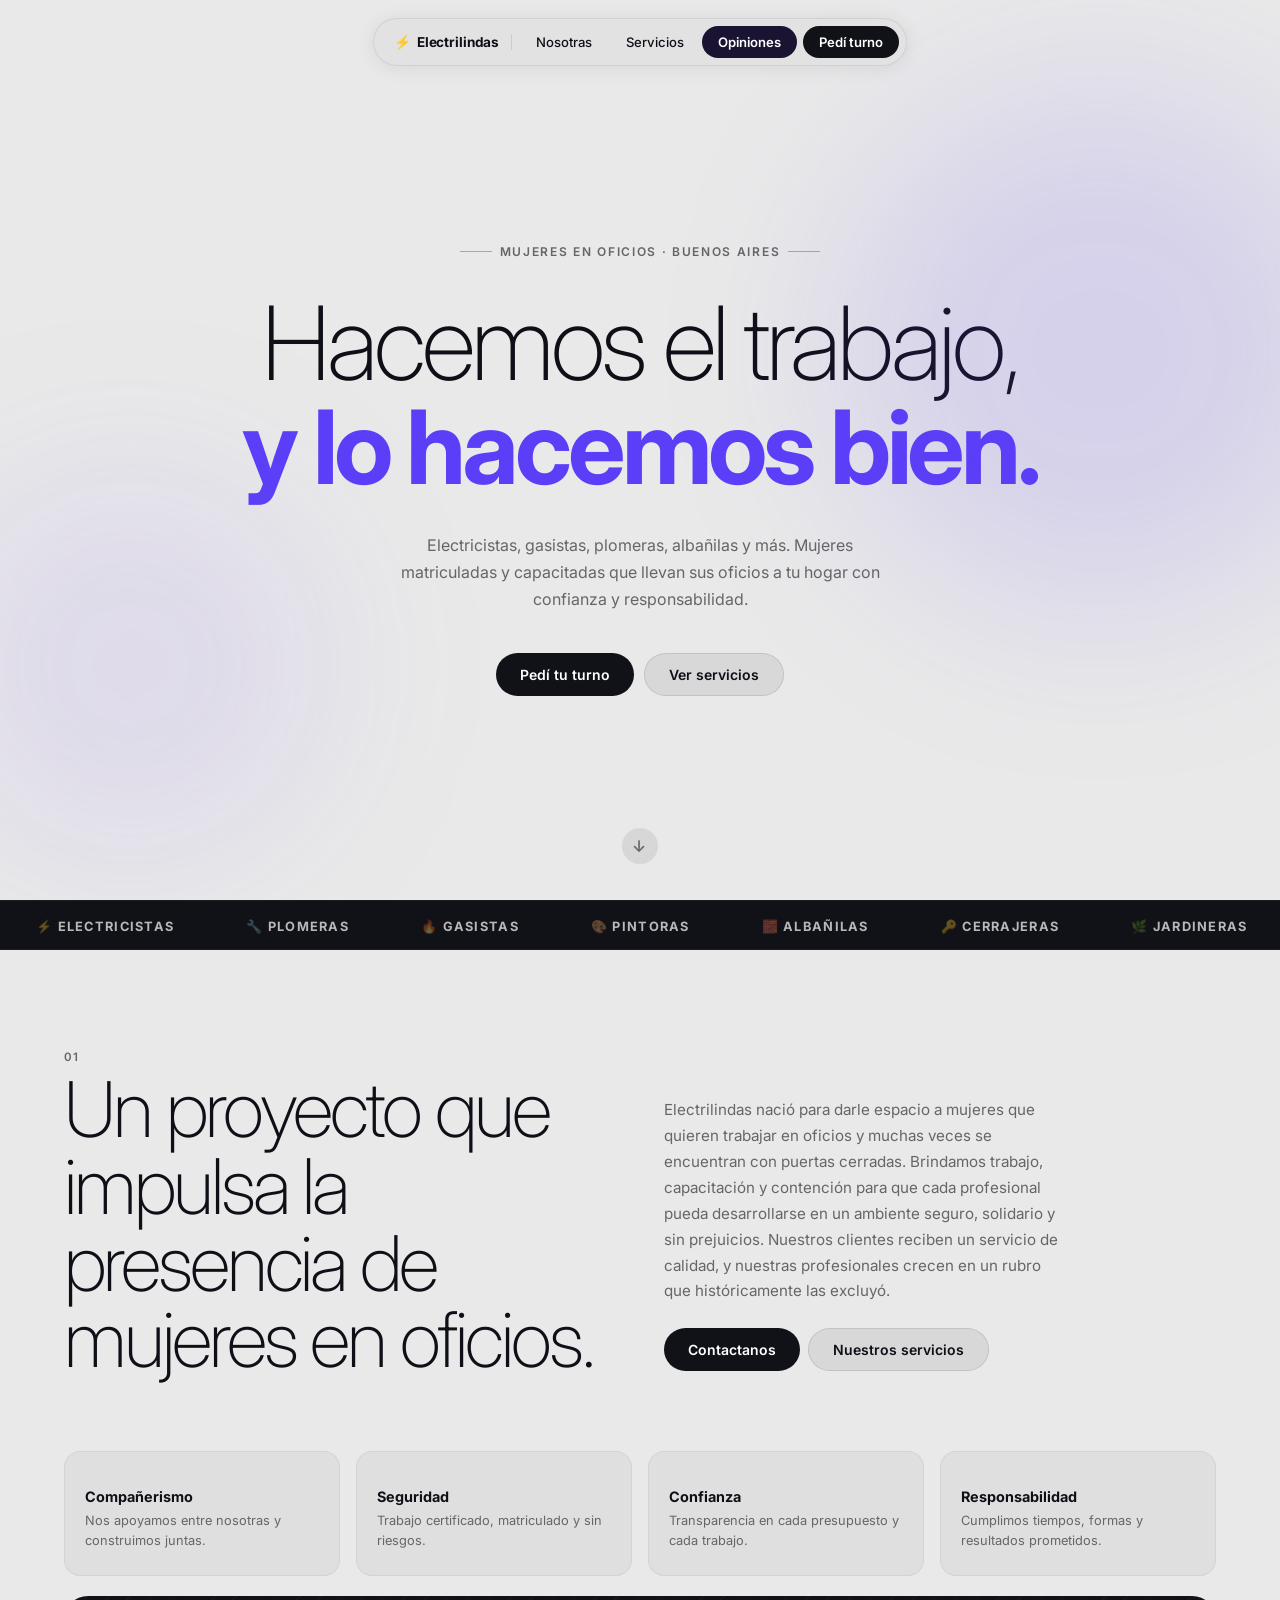
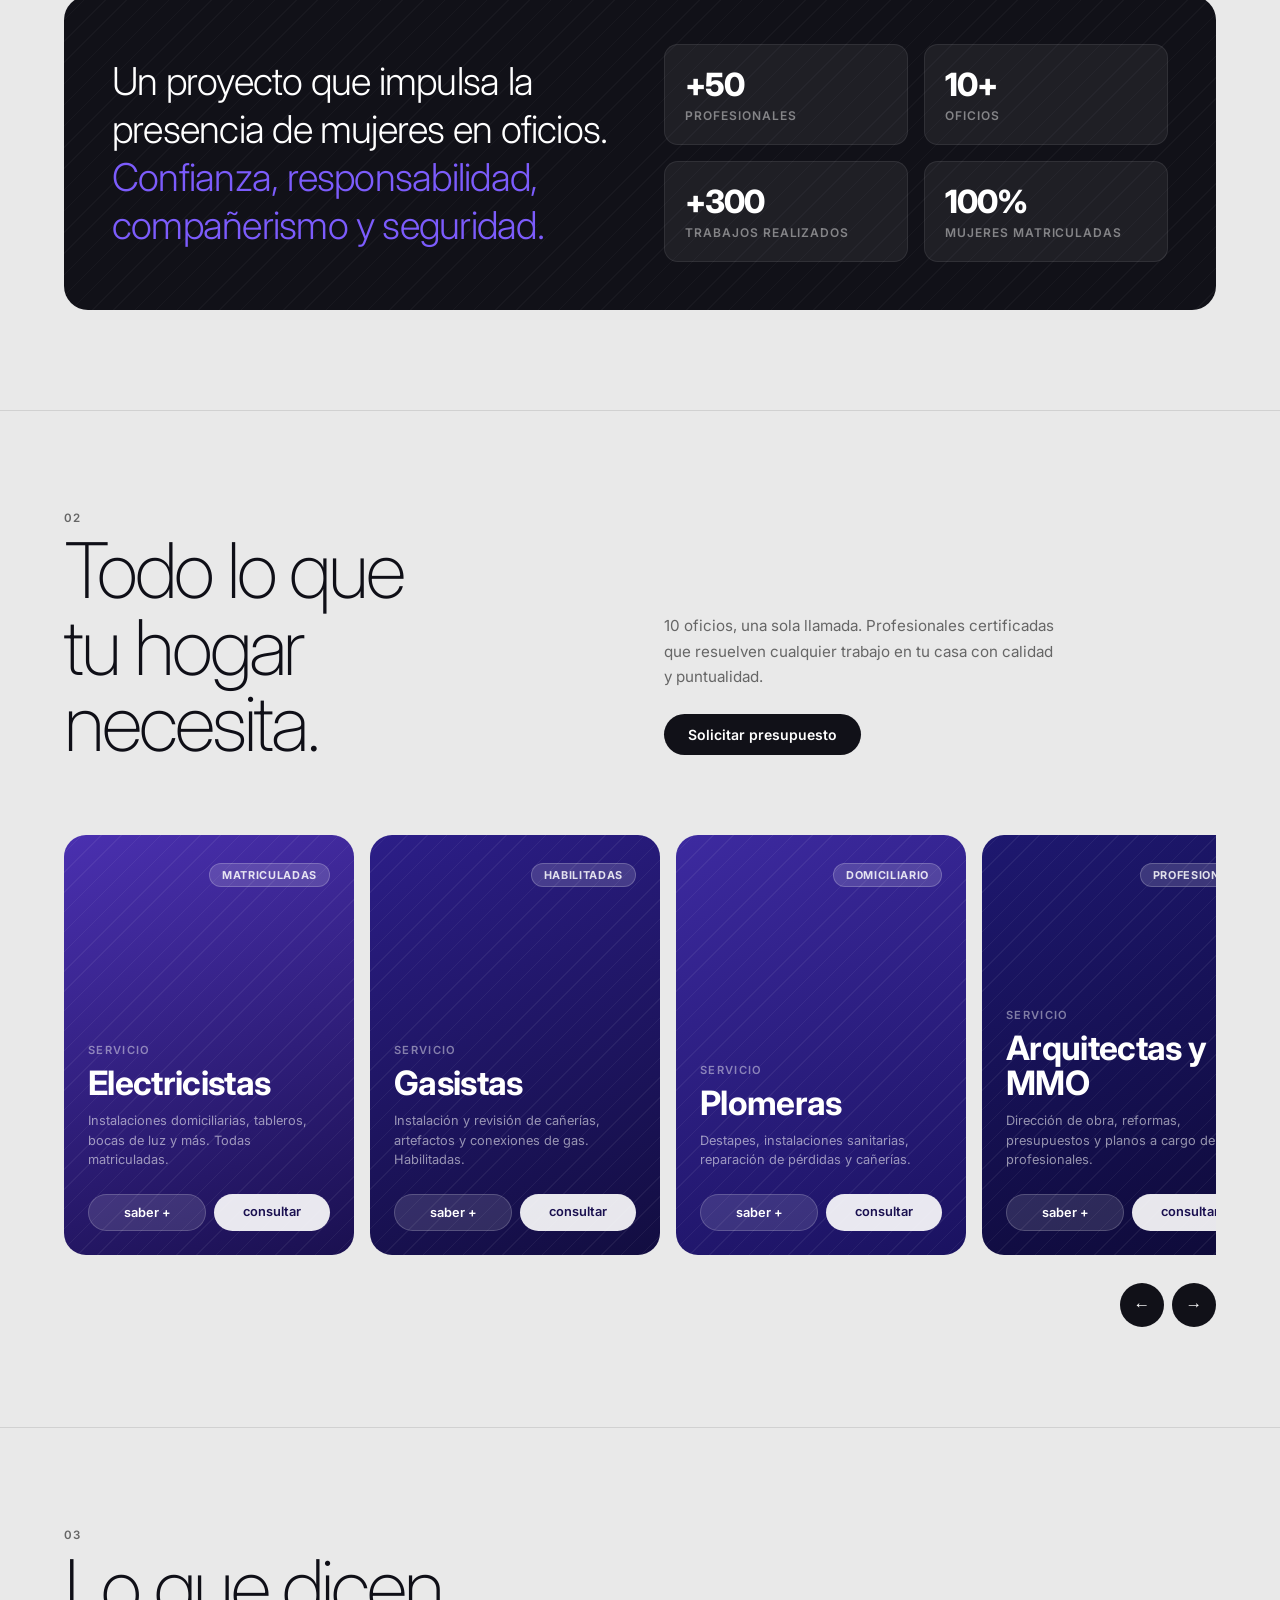
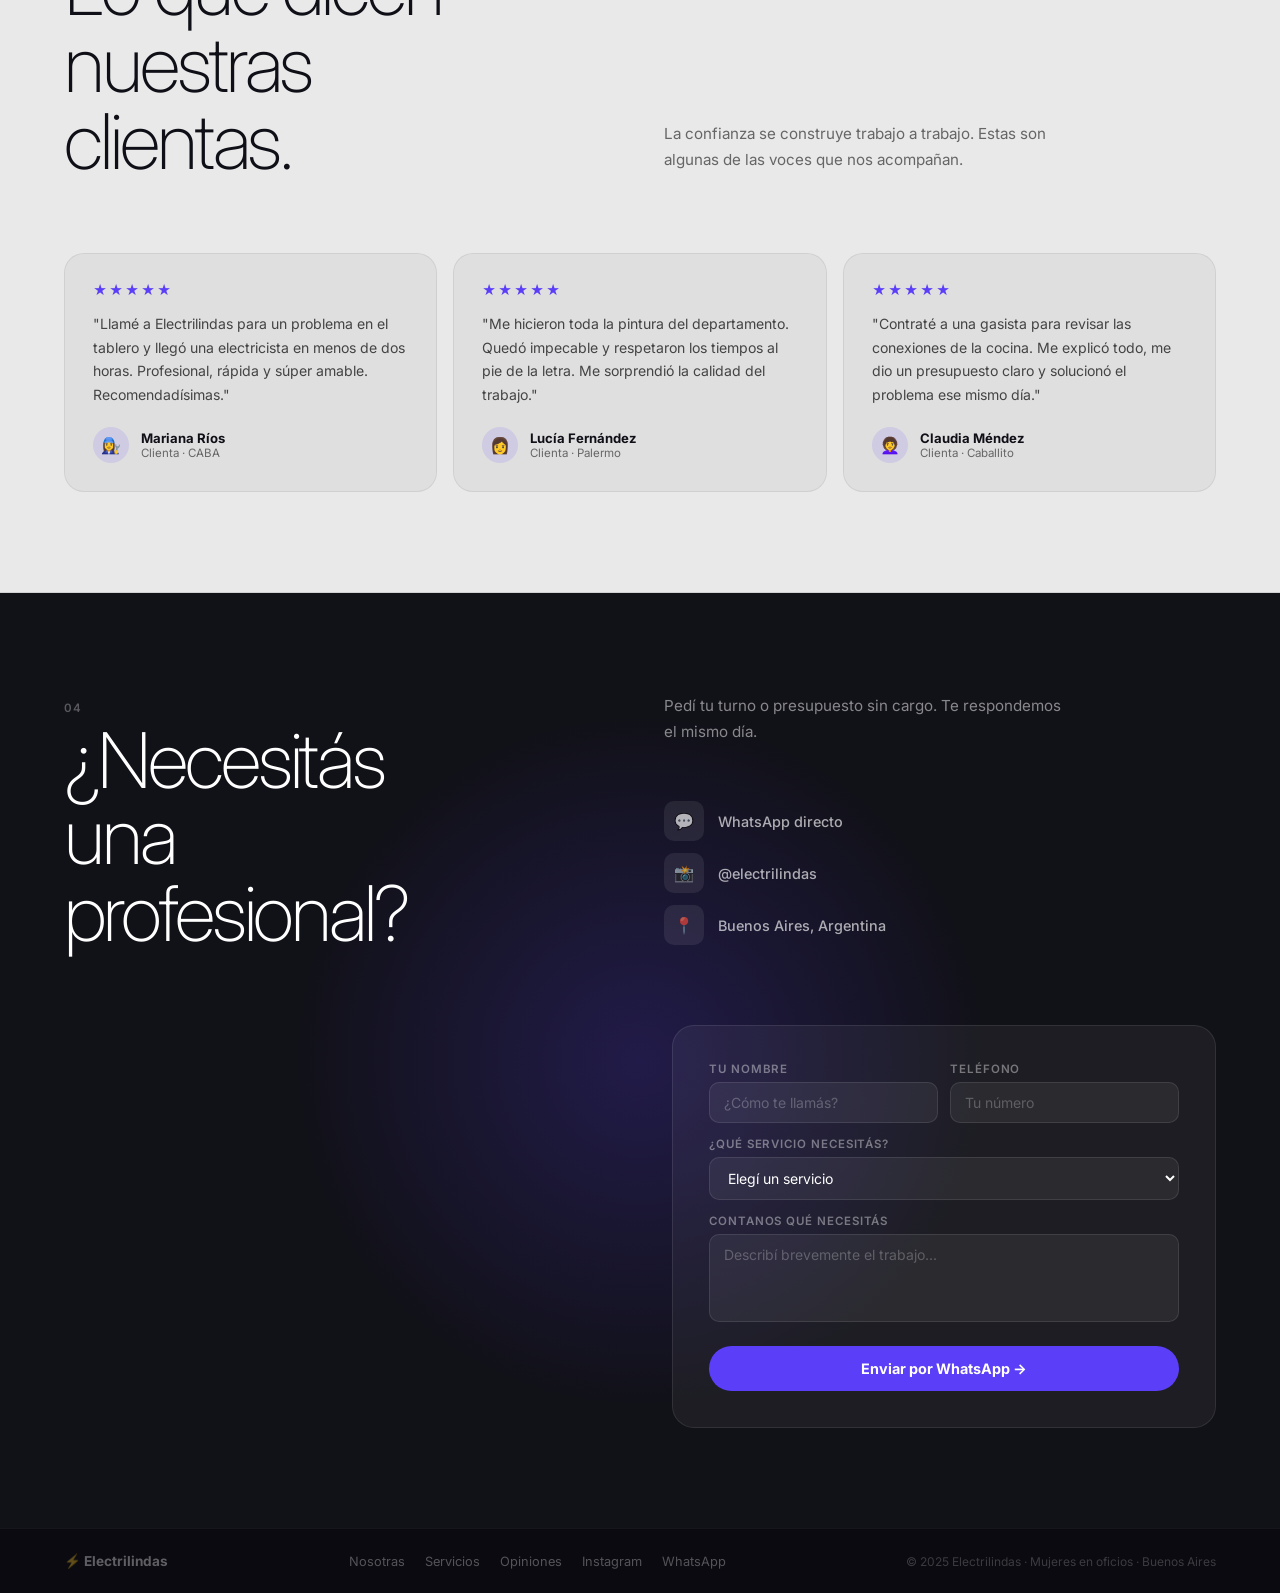
<file: index.html>
<!DOCTYPE html>
<html lang="es">
<head>
  <meta charset="UTF-8" />
  <meta name="viewport" content="width=device-width, initial-scale=1.0" />
  <title>Electrilindas – Mujeres en oficios</title>
  <meta name="description" content="Electricistas, gasistas, plomeras y más. Mujeres matriculadas al servicio de tu hogar." />
  <link rel="preconnect" href="https://fonts.googleapis.com" />
  <link rel="preconnect" href="https://fonts.gstatic.com" crossorigin />
  <link href="https://fonts.googleapis.com/css2?family=Inter:wght@200;300;400;500;600;700;800&display=swap" rel="stylesheet" />
  <link rel="stylesheet" href="css/style.css" />
</head>
<body>

<!-- ══════════════════════════════════════════
  NAVBAR  —  pill flotante centrado
══════════════════════════════════════════ -->
<nav class="navbar" id="navbar">
  <a class="nav-logo" href="#hero">
    <span>⚡</span> Electrilindas
  </a>
  <ul class="nav-links">
    <li><a href="#about"        data-section="about">Nosotras</a></li>
    <li><a href="#services"     data-section="services">Servicios</a></li>
    <li><a href="#testimonials" data-section="testimonials">Opiniones</a></li>
    <li><a href="#contact-section" class="nav-cta">Pedí turno</a></li>
  </ul>
</nav>

<!-- ══════════════════════════════════════════
  HERO
══════════════════════════════════════════ -->
<section id="hero">
  <div class="hero-orb orb-1"></div>
  <div class="hero-orb orb-2"></div>

  <div class="hero-eyebrow" id="hero-badge">Mujeres en oficios · Buenos Aires</div>

  <h1 class="hero-heading" id="hero-title">
    Hacemos el trabajo,<br><strong>y lo hacemos bien.</strong>
  </h1>

  <p class="hero-sub" id="hero-sub">
    Electricistas, gasistas, plomeras, albañilas y más. Mujeres matriculadas y capacitadas al servicio de tu hogar.
  </p>

  <div class="hero-btns">
    <a id="hero-cta-1" href="#contact-section" class="btn btn-dark">Pedí tu turno</a>
    <a id="hero-cta-2" href="#services"         class="btn btn-ghost">Ver servicios ↓</a>
  </div>

  <a href="#about" class="hero-scroll">
    <div class="hero-scroll-arrow">↓</div>
  </a>
</section>

<!-- ══════════════════════════════════════════
  MARQUEE
══════════════════════════════════════════ -->
<div class="marquee-outer">
  <div class="marquee-inner" id="marquee-inner">
    <span class="marquee-item">⚡ <strong>Electricistas</strong></span>
    <span class="marquee-item">🔧 <strong>Plomeras</strong></span>
    <span class="marquee-item">🔥 <strong>Gasistas</strong></span>
    <span class="marquee-item">🎨 <strong>Pintoras</strong></span>
    <span class="marquee-item">🧱 <strong>Albañilas</strong></span>
    <span class="marquee-item">🔑 <strong>Cerrajeras</strong></span>
    <span class="marquee-item">🌿 <strong>Jardineras</strong></span>
    <span class="marquee-item">🪵 <strong>Carpinteras</strong></span>
    <span class="marquee-item">🏗️ <strong>Arquitectas</strong></span>
    <span class="marquee-item">💜 <strong>Electrilindas</strong></span>
    <span class="marquee-item">⚡ <strong>Electricistas</strong></span>
    <span class="marquee-item">🔧 <strong>Plomeras</strong></span>
    <span class="marquee-item">🔥 <strong>Gasistas</strong></span>
    <span class="marquee-item">🎨 <strong>Pintoras</strong></span>
    <span class="marquee-item">🧱 <strong>Albañilas</strong></span>
    <span class="marquee-item">🔑 <strong>Cerrajeras</strong></span>
    <span class="marquee-item">🌿 <strong>Jardineras</strong></span>
    <span class="marquee-item">🪵 <strong>Carpinteras</strong></span>
    <span class="marquee-item">🏗️ <strong>Arquitectas</strong></span>
    <span class="marquee-item">💜 <strong>Electrilindas</strong></span>
  </div>
</div>

<!-- ══════════════════════════════════════════
  SECTION 01 — NOSOTRAS
══════════════════════════════════════════ -->
<section id="about">
  <div class="page-section">

    <div class="section-header">
      <div class="sh-left reveal-left">
        <div class="sh-number">01</div>
        <h2 class="sh-title" id="about-title">Quiénes<br>somos.</h2>
      </div>
      <div class="sh-right reveal">
        <p class="sh-desc" id="about-text">
          Electrilindas nació para darle espacio a mujeres que quieren trabajar en oficios y muchas veces se encuentran con puertas cerradas. Brindamos trabajo, capacitación y contención en un ambiente seguro y sin prejuicios.
        </p>
        <div class="sh-btns">
          <a href="#contact-section" class="btn btn-dark">Contactanos</a>
          <a href="#services" class="btn btn-ghost">Nuestros servicios</a>
        </div>
      </div>
    </div>

    <!-- Valores -->
    <div class="values-row" id="values-row">
      <!-- JS renderiza desde content.json -->
    </div>

    <!-- Manifesto card -->
    <div class="about-manifesto reveal" style="margin-top:20px;">
      <div class="am-inner">
        <blockquote class="am-quote" id="about-quote">
          Un proyecto que impulsa la presencia de mujeres en oficios.<br>
          <em>Confianza, responsabilidad, compañerismo y seguridad.</em>
        </blockquote>
        <div class="am-stats" id="am-stats">
          <!-- JS renderiza stats -->
        </div>
      </div>
    </div>

  </div>
</section>

<div class="divider"></div>

<!-- ══════════════════════════════════════════
  SECTION 02 — SERVICIOS (carousel)
══════════════════════════════════════════ -->
<section id="services">
  <div class="page-section">

    <div class="section-header">
      <div class="sh-left reveal-left">
        <div class="sh-number">02</div>
        <h2 class="sh-title">Todo lo que<br>tu hogar<br>necesita.</h2>
      </div>
      <div class="sh-right reveal">
        <p class="sh-desc">
          10 oficios, una sola llamada. Profesionales certificadas que resuelven cualquier trabajo en tu casa con calidad y puntualidad.
        </p>
        <div class="sh-btns">
          <a href="#contact-section" class="btn btn-dark">Solicitar presupuesto</a>
        </div>
      </div>
    </div>

    <div class="carousel-wrap">
      <div class="carousel-track" id="carousel-track">
        <!-- JS renderiza cards -->
      </div>
      <div class="carousel-footer">
        <button class="c-arrow" id="c-prev" aria-label="Anterior">←</button>
        <button class="c-arrow" id="c-next" aria-label="Siguiente">→</button>
      </div>
    </div>

  </div>
</section>

<div class="divider"></div>

<!-- ══════════════════════════════════════════
  SECTION 03 — TESTIMONIOS
══════════════════════════════════════════ -->
<section id="testimonials">
  <div class="page-section">

    <div class="section-header">
      <div class="sh-left reveal-left">
        <div class="sh-number">03</div>
        <h2 class="sh-title">Lo que dicen<br>nuestras<br>clientas.</h2>
      </div>
      <div class="sh-right reveal">
        <p class="sh-desc">
          La confianza se construye trabajo a trabajo. Estas son algunas de las voces que nos acompañan.
        </p>
      </div>
    </div>

    <div class="test-grid" id="test-grid">
      <!-- JS renderiza -->
    </div>

  </div>
</section>

<div class="divider"></div>

<!-- ══════════════════════════════════════════
  SECTION 04 — CONTACTO
══════════════════════════════════════════ -->
<section id="contact-section">
  <div class="page-section">

    <div class="section-header">
      <div class="sh-left reveal-left">
        <div class="sh-number">04</div>
        <h2 class="sh-title">¿Necesitás<br>una<br>profesional?</h2>
      </div>
      <div class="sh-right reveal">
        <p class="sh-desc">
          Pedí tu turno o presupuesto sin cargo. Te respondemos el mismo día.
        </p>
        <div class="contact-links">
          <a id="cta-wa" href="#" target="_blank" class="cl-item">
            <span class="cl-icon">💬</span> WhatsApp directo
          </a>
          <a id="cta-ig" href="#" target="_blank" class="cl-item">
            <span class="cl-icon">📸</span>
            <span id="cta-ig-handle">@electrilindas</span>
          </a>
          <div class="cl-item">
            <span class="cl-icon">📍</span>
            <span id="cta-address">Buenos Aires, Argentina</span>
          </div>
        </div>
      </div>
    </div>

    <div class="contact-grid">
      <div></div><!-- spacer -->
      <div class="contact-form-box reveal">
        <div class="cf-row">
          <div class="cf-group">
            <label>Tu nombre</label>
            <input id="f-name" type="text" placeholder="¿Cómo te llamás?" />
          </div>
          <div class="cf-group">
            <label>Teléfono</label>
            <input id="f-phone" type="tel" placeholder="Tu número" />
          </div>
        </div>
        <div class="cf-group">
          <label>¿Qué servicio necesitás?</label>
          <select id="f-service">
            <option value="">Elegí un servicio</option>
            <option>Electricista</option>
            <option>Gasista</option>
            <option>Plomera</option>
            <option>Arquitecta / MMO</option>
            <option>Pintora</option>
            <option>Albañila</option>
            <option>Cerrajera</option>
            <option>Herrera</option>
            <option>Jardinera</option>
            <option>Carpintera</option>
            <option>Otro / mantenimiento general</option>
          </select>
        </div>
        <div class="cf-group">
          <label>Contanos qué necesitás</label>
          <textarea id="f-msg" placeholder="Describí brevemente el trabajo..."></textarea>
        </div>
        <button class="cf-submit" onclick="sendWhatsApp()">Enviar por WhatsApp →</button>
      </div>
    </div>

  </div>
</section>

<!-- ══════════════════════════════════════════
  FOOTER
══════════════════════════════════════════ -->
<footer>
  <div class="footer-logo" id="footer-logo">⚡ Electrilindas</div>
  <div class="footer-links">
    <a href="#about">Nosotras</a>
    <a href="#services">Servicios</a>
    <a href="#testimonials">Opiniones</a>
    <a id="footer-ig" href="#">Instagram</a>
    <a id="footer-wa" href="#">WhatsApp</a>
  </div>
  <div class="footer-copy" id="footer-copy">© 2025 Electrilindas</div>
</footer>

<script src="js/main.js"></script>
</body>
</html>
</file>
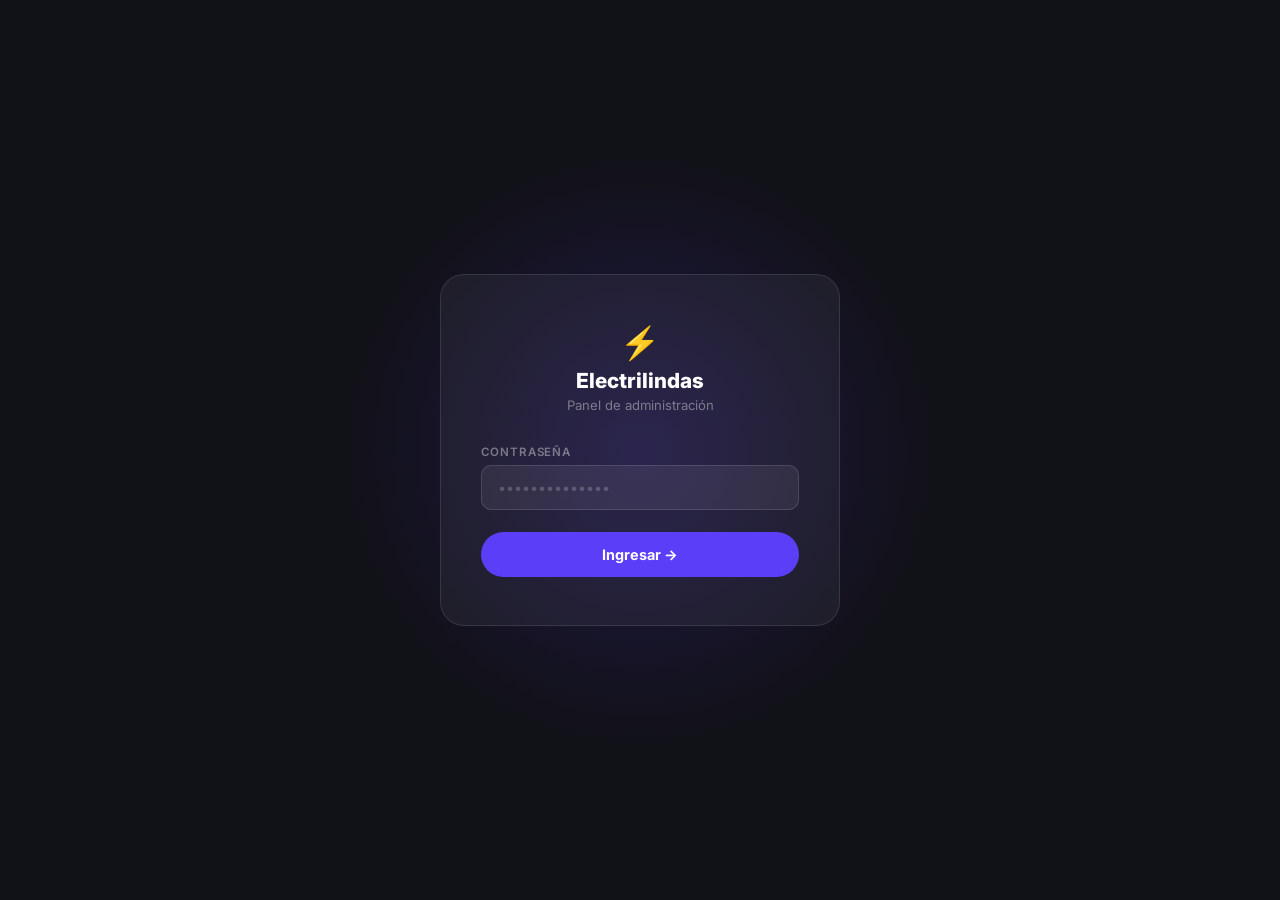
<file: admin.html>
<!DOCTYPE html>
<html lang="es">
<head>
  <meta charset="UTF-8" />
  <meta name="viewport" content="width=device-width, initial-scale=1.0" />
  <title>Electrilindas – Admin</title>
  <link href="https://fonts.googleapis.com/css2?family=Inter:wght@400;500;600;700;800&display=swap" rel="stylesheet" />
  <style>
    *, *::before, *::after { box-sizing: border-box; margin: 0; padding: 0; }
    :root {
      --purple:  #5b3ff8;
      --purple2: #7c5cfc;
      --dark:    #111118;
      --bg:      #f0eff5;
      --surface: #ffffff;
      --border:  rgba(91,63,248,0.14);
      --text:    #0f0f17;
      --muted:   #6b7280;
      --ok:      #10b981;
      --err:     #ef4444;
      --warn:    #f59e0b;
    }
    body {
      font-family: 'Inter', sans-serif;
      background: var(--bg);
      color: var(--text);
      min-height: 100vh;
    }

    /* ─── LOGIN SCREEN ─── */
    #login-screen {
      min-height: 100vh;
      display: flex;
      align-items: center;
      justify-content: center;
      background: var(--dark);
      position: relative;
      overflow: hidden;
    }
    #login-screen::before {
      content: '';
      position: absolute;
      width: 600px; height: 600px;
      background: radial-gradient(circle, rgba(91,63,248,.2) 0%, transparent 70%);
      top: 50%; left: 50%;
      transform: translate(-50%,-50%);
    }
    .login-box {
      position: relative;
      z-index: 1;
      background: rgba(255,255,255,.05);
      border: 1px solid rgba(255,255,255,.1);
      border-radius: 24px;
      padding: 48px 40px;
      width: 100%;
      max-width: 400px;
      text-align: center;
    }
    .login-logo {
      font-size: 2rem;
      margin-bottom: 6px;
    }
    .login-title {
      font-size: 1.3rem;
      font-weight: 800;
      color: #fff;
      margin-bottom: 4px;
    }
    .login-sub {
      font-size: .82rem;
      color: rgba(255,255,255,.4);
      margin-bottom: 32px;
    }
    .login-field {
      margin-bottom: 14px;
      text-align: left;
    }
    .login-field label {
      display: block;
      font-size: .72rem;
      font-weight: 600;
      text-transform: uppercase;
      letter-spacing: .08em;
      color: rgba(255,255,255,.4);
      margin-bottom: 6px;
    }
    .login-field input {
      width: 100%;
      background: rgba(255,255,255,.07);
      border: 1px solid rgba(255,255,255,.12);
      border-radius: 10px;
      padding: 13px 16px;
      color: #fff;
      font-family: inherit;
      font-size: .9rem;
      outline: none;
      transition: border-color .18s;
    }
    .login-field input:focus { border-color: var(--purple2); }
    .login-field input::placeholder { color: rgba(255,255,255,.2); }
    .login-btn {
      width: 100%;
      background: var(--purple);
      color: #fff;
      border: none;
      padding: 14px;
      border-radius: 50px;
      font-family: inherit;
      font-weight: 700;
      font-size: .9rem;
      cursor: pointer;
      margin-top: 8px;
      transition: transform .15s, box-shadow .15s;
    }
    .login-btn:hover { transform: translateY(-2px); box-shadow: 0 8px 24px rgba(91,63,248,.4); }
    .login-error {
      margin-top: 12px;
      font-size: .8rem;
      color: var(--err);
      font-weight: 600;
      display: none;
    }
    .login-error.show { display: block; }

    /* ─── CMS LAYOUT ─── */
    #cms-screen { display: none; }
    #cms-screen.show { display: flex; min-height: 100vh; }

    /* ─── SIDEBAR ─── */
    .sidebar {
      width: 240px;
      flex-shrink: 0;
      background: var(--dark);
      display: flex;
      flex-direction: column;
      position: sticky;
      top: 0;
      height: 100vh;
      overflow-y: auto;
    }
    .sb-logo {
      padding: 24px 20px 18px;
      border-bottom: 1px solid rgba(255,255,255,.07);
      margin-bottom: 10px;
    }
    .sb-logo-name {
      font-size: 1rem;
      font-weight: 800;
      color: #fff;
    }
    .sb-logo-name span { color: var(--purple2); }
    .sb-logo-sub {
      font-size: .7rem;
      color: rgba(255,255,255,.25);
      margin-top: 2px;
    }
    .sb-group-label {
      font-size: .65rem;
      font-weight: 700;
      text-transform: uppercase;
      letter-spacing: .12em;
      color: rgba(255,255,255,.25);
      padding: 10px 20px 4px;
    }
    .sb-item {
      display: flex;
      align-items: center;
      gap: 10px;
      padding: 9px 20px;
      font-size: .82rem;
      font-weight: 500;
      color: rgba(255,255,255,.5);
      cursor: pointer;
      border-left: 2px solid transparent;
      transition: color .15s, background .15s, border-color .15s;
      text-decoration: none;
    }
    .sb-item:hover { color: #fff; background: rgba(255,255,255,.04); }
    .sb-item.active {
      color: #fff;
      border-left-color: var(--purple2);
      background: rgba(91,63,248,.15);
      font-weight: 600;
    }
    .sb-bottom {
      margin-top: auto;
      padding: 16px 20px;
      border-top: 1px solid rgba(255,255,255,.07);
      display: flex;
      flex-direction: column;
      gap: 6px;
    }
    .sb-bottom a {
      font-size: .75rem;
      color: rgba(255,255,255,.3);
      text-decoration: none;
      transition: color .15s;
    }
    .sb-bottom a:hover { color: rgba(255,255,255,.7); }
    .sb-logout {
      font-size: .75rem;
      color: rgba(239,68,68,.5);
      cursor: pointer;
      background: none;
      border: none;
      font-family: inherit;
      padding: 0;
      text-align: left;
      transition: color .15s;
    }
    .sb-logout:hover { color: var(--err); }

    /* ─── MAIN ─── */
    .cms-main {
      flex: 1;
      min-width: 0;
      display: flex;
      flex-direction: column;
    }
    .topbar {
      background: #fff;
      border-bottom: 1px solid var(--border);
      padding: 14px 28px;
      display: flex;
      align-items: center;
      justify-content: space-between;
      position: sticky;
      top: 0;
      z-index: 50;
      gap: 16px;
    }
    .topbar-left { min-width: 0; }
    .topbar-section-name { font-weight: 800; font-size: .95rem; }
    .topbar-status {
      font-size: .72rem;
      margin-top: 2px;
      display: flex;
      align-items: center;
      gap: 6px;
    }
    .status-dot {
      width: 7px; height: 7px;
      border-radius: 50%;
      flex-shrink: 0;
    }
    .dot-ok   { background: var(--ok); }
    .dot-warn { background: var(--warn); }
    .dot-err  { background: var(--err); }
    .topbar-actions { display: flex; gap: 8px; align-items: center; flex-shrink: 0; }

    .btn-save {
      background: var(--purple);
      color: #fff;
      border: none;
      padding: 9px 22px;
      border-radius: 50px;
      font-family: inherit;
      font-weight: 700;
      font-size: .82rem;
      cursor: pointer;
      transition: transform .15s, box-shadow .15s, opacity .15s;
    }
    .btn-save:hover:not(:disabled) { transform: translateY(-1px); box-shadow: 0 6px 20px rgba(91,63,248,.35); }
    .btn-save:disabled { opacity: .45; cursor: not-allowed; }
    .btn-outline {
      background: transparent;
      color: var(--text);
      border: 1px solid rgba(0,0,0,.15);
      padding: 9px 18px;
      border-radius: 50px;
      font-family: inherit;
      font-weight: 600;
      font-size: .82rem;
      cursor: pointer;
      text-decoration: none;
      display: inline-flex;
      align-items: center;
      gap: 5px;
      transition: border-color .15s, color .15s;
    }
    .btn-outline:hover { border-color: var(--purple); color: var(--purple); }

    /* ─── STATUS TOAST ─── */
    #toast {
      position: fixed;
      bottom: 28px;
      left: 50%;
      transform: translateX(-50%) translateY(20px);
      background: var(--dark);
      color: #fff;
      padding: 12px 24px;
      border-radius: 50px;
      font-size: .82rem;
      font-weight: 600;
      box-shadow: 0 8px 32px rgba(0,0,0,.3);
      opacity: 0;
      transition: opacity .25s, transform .25s;
      pointer-events: none;
      z-index: 999;
      white-space: nowrap;
    }
    #toast.show { opacity: 1; transform: translateX(-50%) translateY(0); }
    #toast.ok   { background: var(--ok); }
    #toast.err  { background: var(--err); }

    /* ─── SECTIONS ─── */
    .cms-section { display: none; padding: 28px; max-width: 860px; }
    .cms-section.active { display: block; }

    /* ─── CARDS ─── */
    .field-card {
      background: var(--surface);
      border: 1px solid var(--border);
      border-radius: 16px;
      padding: 24px;
      margin-bottom: 18px;
    }
    .field-card-header {
      display: flex;
      align-items: center;
      justify-content: space-between;
      padding-bottom: 16px;
      margin-bottom: 18px;
      border-bottom: 1px solid var(--border);
    }
    .field-card-header h3 { font-size: .9rem; font-weight: 800; }

    /* ─── FORM FIELDS ─── */
    .fg { margin-bottom: 14px; }
    .fg label {
      display: block;
      font-size: .7rem;
      font-weight: 700;
      text-transform: uppercase;
      letter-spacing: .08em;
      color: var(--muted);
      margin-bottom: 5px;
    }
    .fg input, .fg textarea, .fg select {
      width: 100%;
      background: var(--bg);
      border: 1.5px solid rgba(91,63,248,.14);
      border-radius: 9px;
      padding: 10px 13px;
      font-family: inherit;
      font-size: .875rem;
      font-weight: 400;
      color: var(--text);
      outline: none;
      transition: border-color .15s, background .15s;
    }
    .fg input:focus, .fg textarea:focus, .fg select:focus {
      border-color: var(--purple);
      background: #fff;
    }
    .fg textarea { resize: vertical; min-height: 76px; }
    .fg-hint { font-size: .7rem; color: var(--muted); margin-top: 4px; }
    .fg-row { display: grid; grid-template-columns: 1fr 1fr; gap: 12px; }
    .fg-row-3 { display: grid; grid-template-columns: 1fr 1fr 1fr; gap: 12px; }

    /* ─── REPEAT ITEMS ─── */
    .repeat-list { display: flex; flex-direction: column; gap: 12px; margin-bottom: 14px; }
    .ri {
      background: var(--bg);
      border: 1.5px solid rgba(91,63,248,.1);
      border-radius: 12px;
      padding: 16px;
    }
    .ri-head {
      display: flex;
      align-items: center;
      justify-content: space-between;
      margin-bottom: 12px;
      font-size: .7rem;
      font-weight: 700;
      text-transform: uppercase;
      letter-spacing: .08em;
      color: var(--muted);
    }
    .btn-del {
      width: 28px; height: 28px;
      border-radius: 7px;
      background: none;
      border: 1.5px solid rgba(239,68,68,.25);
      color: var(--err);
      cursor: pointer;
      font-size: .85rem;
      display: flex;
      align-items: center;
      justify-content: center;
      transition: background .15s;
      flex-shrink: 0;
    }
    .btn-del:hover { background: rgba(239,68,68,.08); }
    .btn-add-row {
      width: 100%;
      background: rgba(91,63,248,.06);
      border: 1.5px dashed rgba(91,63,248,.25);
      color: var(--purple);
      border-radius: 10px;
      padding: 10px;
      font-family: inherit;
      font-size: .82rem;
      font-weight: 600;
      cursor: pointer;
      transition: background .15s;
    }
    .btn-add-row:hover { background: rgba(91,63,248,.12); }

    /* ─── CONFIG ─── */
    .config-info {
      background: rgba(91,63,248,.06);
      border: 1px solid rgba(91,63,248,.15);
      border-radius: 12px;
      padding: 18px 20px;
      margin-bottom: 20px;
    }
    .config-info h4 { font-size: .875rem; font-weight: 700; margin-bottom: 6px; color: var(--purple); }
    .config-info p  { font-size: .8rem; color: var(--muted); line-height: 1.55; }
    .config-info a  { color: var(--purple); }
    .config-info ol { margin: 8px 0 0 18px; font-size: .8rem; color: var(--muted); line-height: 2; }

    .token-warn {
      background: rgba(245,158,11,.08);
      border: 1px solid rgba(245,158,11,.2);
      border-radius: 10px;
      padding: 12px 16px;
      font-size: .78rem;
      color: #92400e;
      line-height: 1.5;
      margin-bottom: 16px;
    }

    /* ─── CONNECTED BADGE ─── */
    .gh-connected {
      display: inline-flex;
      align-items: center;
      gap: 5px;
      background: rgba(16,185,129,.1);
      color: #065f46;
      font-size: .72rem;
      font-weight: 700;
      padding: 4px 10px;
      border-radius: 50px;
    }
    .gh-connected::before {
      content: '';
      width: 6px; height: 6px;
      background: var(--ok);
      border-radius: 50%;
      animation: blink 2s infinite;
    }
    .gh-disconnected {
      display: inline-flex;
      align-items: center;
      gap: 5px;
      background: rgba(239,68,68,.1);
      color: #991b1b;
      font-size: .72px;
      font-weight: 700;
      padding: 4px 10px;
      border-radius: 50px;
    }
    @keyframes blink { 0%,100%{opacity:1} 50%{opacity:.35} }

    @media (max-width: 700px) {
      .sidebar { display: none; }
      .fg-row, .fg-row-3 { grid-template-columns: 1fr; }
    }
  </style>
</head>
<body>

<!-- ══════════════════
  LOGIN SCREEN
══════════════════ -->
<div id="login-screen">
  <div class="login-box">
    <div class="login-logo">⚡</div>
    <div class="login-title">Electrilindas</div>
    <div class="login-sub">Panel de administración</div>

    <div class="login-field">
      <label>Contraseña</label>
      <input id="pw-input" type="password" placeholder="••••••••••••••" autocomplete="current-password"
             onkeydown="if(event.key==='Enter') doLogin()" />
    </div>
    <button class="login-btn" onclick="doLogin()">Ingresar →</button>
    <div class="login-error" id="login-error">Contraseña incorrecta. Intentá de nuevo.</div>
  </div>
</div>

<!-- ══════════════════
  CMS SCREEN
══════════════════ -->
<div id="cms-screen">

  <!-- SIDEBAR -->
  <aside class="sidebar">
    <div class="sb-logo">
      <div class="sb-logo-name">⚡ <span>Electrilindas</span></div>
      <div class="sb-logo-sub">Panel CMS</div>
    </div>

    <div class="sb-group-label">Contenido</div>
    <div class="sb-item active" onclick="goTo('hero')"         data-s="hero">         🏠 Hero</div>
    <div class="sb-item"       onclick="goTo('about')"        data-s="about">        💜 Nosotras</div>
    <div class="sb-item"       onclick="goTo('services')"     data-s="services">     🔧 Servicios</div>
    <div class="sb-item"       onclick="goTo('testimonials')" data-s="testimonials"> ⭐ Testimonios</div>
    <div class="sb-item"       onclick="goTo('contact')"      data-s="contact">      📲 Contacto</div>

    <div class="sb-group-label" style="margin-top:10px;">Sistema</div>
    <div class="sb-item" onclick="goTo('config')" data-s="config">⚙️ GitHub / Config</div>

    <div class="sb-bottom">
      <a href="../index.html" target="_blank">↗ Ver sitio web</a>
      <button class="sb-logout" onclick="doLogout()">Cerrar sesión</button>
    </div>
  </aside>

  <!-- MAIN -->
  <div class="cms-main">

    <!-- TOPBAR -->
    <div class="topbar">
      <div class="topbar-left">
        <div class="topbar-section-name" id="topbar-name">Hero</div>
        <div class="topbar-status" id="topbar-status">
          <span class="status-dot dot-warn"></span>
          <span>Cargando...</span>
        </div>
      </div>
      <div class="topbar-actions">
        <a href="../index.html" target="_blank" class="btn-outline">↗ Sitio</a>
        <button class="btn-save" id="btn-main-save" onclick="saveAll()" disabled>Guardar cambios</button>
      </div>
    </div>

    <!-- TOAST -->
    <div id="toast"></div>

    <!-- ── HERO ── -->
    <div class="cms-section active" id="sec-hero">
      <div class="field-card">
        <div class="field-card-header"><h3>🏠 Hero — Portada</h3></div>
        <div class="fg"><label>Badge (texto arriba del título)</label><input id="h-badge" type="text" /></div>
        <div class="fg-row">
          <div class="fg"><label>Título — línea 1</label><input id="h-t1" type="text" /></div>
          <div class="fg"><label>Título — línea 2 (en negrita/morado)</label><input id="h-t2" type="text" /></div>
        </div>
        <div class="fg"><label>Subtítulo</label><textarea id="h-sub"></textarea></div>
        <div class="fg-row">
          <div class="fg"><label>Botón primario</label><input id="h-cta1" type="text" /></div>
          <div class="fg"><label>Botón secundario</label><input id="h-cta2" type="text" /></div>
        </div>
      </div>
      <div class="field-card">
        <div class="field-card-header">
          <h3>📊 Estadísticas</h3>
          <button class="btn-add-row" style="width:auto;padding:7px 16px;" onclick="addStat()">+ Agregar</button>
        </div>
        <div class="repeat-list" id="stats-list"></div>
      </div>
    </div>

    <!-- ── ABOUT ── -->
    <div class="cms-section" id="sec-about">
      <div class="field-card">
        <div class="field-card-header"><h3>💜 Nosotras</h3></div>
        <div class="fg"><label>Título de sección</label><input id="a-title" type="text" /></div>
        <div class="fg"><label>Texto principal</label><textarea id="a-text" style="min-height:100px;"></textarea></div>
      </div>
      <div class="field-card">
        <div class="field-card-header">
          <h3>🌟 Valores</h3>
          <button class="btn-add-row" style="width:auto;padding:7px 16px;" onclick="addValue()">+ Agregar</button>
        </div>
        <div class="repeat-list" id="values-list"></div>
      </div>
    </div>

    <!-- ── SERVICIOS ── -->
    <div class="cms-section" id="sec-services">
      <div class="field-card">
        <div class="field-card-header">
          <h3>🔧 Servicios</h3>
          <button class="btn-add-row" style="width:auto;padding:7px 16px;" onclick="addService()">+ Agregar</button>
        </div>
        <div class="repeat-list" id="services-list"></div>
      </div>
    </div>

    <!-- ── TESTIMONIOS ── -->
    <div class="cms-section" id="sec-testimonials">
      <div class="field-card">
        <div class="field-card-header">
          <h3>⭐ Testimonios</h3>
          <button class="btn-add-row" style="width:auto;padding:7px 16px;" onclick="addTestimonial()">+ Agregar</button>
        </div>
        <div class="repeat-list" id="test-list"></div>
      </div>
    </div>

    <!-- ── CONTACTO ── -->
    <div class="cms-section" id="sec-contact">
      <div class="field-card">
        <div class="field-card-header"><h3>📲 Datos de contacto</h3></div>
        <div class="fg-row">
          <div class="fg">
            <label>WhatsApp (solo números, con código de país)</label>
            <input id="c-wa" type="text" placeholder="5491158708626" />
            <div class="fg-hint">Sin +, sin espacios. Ej: 5491158708626</div>
          </div>
          <div class="fg">
            <label>Instagram (sin @)</label>
            <input id="c-ig" type="text" placeholder="electrilindas" />
          </div>
        </div>
        <div class="fg-row">
          <div class="fg"><label>Email (opcional)</label><input id="c-email" type="email" /></div>
          <div class="fg"><label>Dirección / Zona</label><input id="c-addr" type="text" /></div>
        </div>
      </div>
      <div class="field-card">
        <div class="field-card-header"><h3>🌐 Meta / SEO</h3></div>
        <div class="fg-row">
          <div class="fg"><label>Nombre del sitio</label><input id="m-name" type="text" /></div>
          <div class="fg"><label>Tagline</label><input id="m-tag" type="text" /></div>
        </div>
        <div class="fg"><label>Texto del footer</label><input id="m-footer" type="text" /></div>
      </div>
    </div>

    <!-- ── CONFIG ── -->
    <div class="cms-section" id="sec-config">

      <div class="config-info">
        <h4>¿Cómo funciona el guardado?</h4>
        <p>
          Al hacer clic en <strong>Guardar cambios</strong>, este panel commitea
          <code>content.json</code> directamente a tu repositorio de GitHub via API.
          Netlify detecta el commit y redeploya el sitio en ~30 segundos.
        </p>
        <ol>
          <li>El repositorio ya está configurado: <strong>hannaajin/electrilindas</strong></li>
          <li>Ingresá tu Personal Access Token una vez (se guarda en tu navegador)</li>
          <li>Desde ahí, cada "Guardar cambios" actualiza el sitio automáticamente</li>
        </ol>
      </div>

      <div class="field-card">
        <div class="field-card-header"><h3>🔑 Token de GitHub</h3></div>
        <div class="token-warn">
          ⚠️ <strong>No compartas este token.</strong> Se guarda solo en tu navegador (localStorage)
          y nunca se sube al repositorio. Si alguna vez lo compartís, andá a
          <a href="https://github.com/settings/tokens" target="_blank" style="color:#92400e;">github.com/settings/tokens</a>
          y eliminalo para crear uno nuevo.
        </div>
        <div class="fg">
          <label>Personal Access Token (ghp_...)</label>
          <input id="cfg-token" type="password" placeholder="ghp_xxxxxxxxxxxxxxxxxxxxxx" />
          <div class="fg-hint">
            Necesitás un token con permiso <strong>repo</strong>.
            Creá uno en: <a href="https://github.com/settings/tokens/new?scopes=repo" target="_blank">github.com/settings/tokens/new</a>
          </div>
        </div>
        <div class="fg-row">
          <div class="fg">
            <label>Usuario de GitHub</label>
            <input id="cfg-owner" type="text" value="hannaajin" />
          </div>
          <div class="fg">
            <label>Nombre del repositorio</label>
            <input id="cfg-repo" type="text" value="electrilindas" />
          </div>
        </div>
        <div class="fg" style="max-width:200px;">
          <label>Rama (branch)</label>
          <input id="cfg-branch" type="text" value="main" />
        </div>
        <button class="btn-save" onclick="saveConfig()" style="margin-top:4px;">Guardar configuración</button>
      </div>

    </div>

  </div><!-- /cms-main -->
</div><!-- /cms-screen -->

<script>
/* ══════════════════════════════════════════════
   CONSTANTES
══════════════════════════════════════════════ */
const PASS     = 'electrilindas2026';
const GH_DEF   = { owner: 'hannaajin', repo: 'electrilindas', branch: 'main' };
const SESSION_KEY = 'el_session';
const TOKEN_KEY   = 'el_gh_token';
const OWNER_KEY   = 'el_gh_owner';
const REPO_KEY    = 'el_gh_repo';
const BRANCH_KEY  = 'el_gh_branch';

let DATA  = {};
let GH    = {};

/* ══════════════════════════════════════════════
   LOGIN
══════════════════════════════════════════════ */
function doLogin() {
  const val = document.getElementById('pw-input').value;
  if (val === PASS) {
    sessionStorage.setItem(SESSION_KEY, '1');
    document.getElementById('login-screen').style.display = 'none';
    document.getElementById('cms-screen').classList.add('show');
    initCMS();
  } else {
    document.getElementById('login-error').classList.add('show');
    document.getElementById('pw-input').value = '';
    document.getElementById('pw-input').focus();
  }
}

function doLogout() {
  sessionStorage.removeItem(SESSION_KEY);
  document.getElementById('cms-screen').classList.remove('show');
  document.getElementById('login-screen').style.display = 'flex';
  document.getElementById('pw-input').value = '';
  document.getElementById('login-error').classList.remove('show');
}

/* Recordar sesión entre recargas (sin cerrar pestaña) */
(function checkSession() {
  if (sessionStorage.getItem(SESSION_KEY) === '1') {
    document.getElementById('login-screen').style.display = 'none';
    document.getElementById('cms-screen').classList.add('show');
    initCMS();
  }
})();

/* ══════════════════════════════════════════════
   INIT CMS
══════════════════════════════════════════════ */
function initCMS() {
  loadGH();
  setTopbarStatus();
  loadContent();
}

/* ── GitHub config ── */
function loadGH() {
  GH.token  = localStorage.getItem(TOKEN_KEY)  || '';
  GH.owner  = localStorage.getItem(OWNER_KEY)  || GH_DEF.owner;
  GH.repo   = localStorage.getItem(REPO_KEY)   || GH_DEF.repo;
  GH.branch = localStorage.getItem(BRANCH_KEY) || GH_DEF.branch;

  const tEl = document.getElementById('cfg-token');
  if (tEl) tEl.value = GH.token ? '••••••••••••••••••••' : '';
  setVal('cfg-owner',  GH.owner);
  setVal('cfg-repo',   GH.repo);
  setVal('cfg-branch', GH.branch);
}

function saveConfig() {
  const raw = document.getElementById('cfg-token').value.trim();
  if (raw && !raw.startsWith('•')) {
    GH.token = raw;
    localStorage.setItem(TOKEN_KEY, raw);
  }
  GH.owner  = getVal('cfg-owner')  || GH_DEF.owner;
  GH.repo   = getVal('cfg-repo')   || GH_DEF.repo;
  GH.branch = getVal('cfg-branch') || GH_DEF.branch;
  localStorage.setItem(OWNER_KEY,  GH.owner);
  localStorage.setItem(REPO_KEY,   GH.repo);
  localStorage.setItem(BRANCH_KEY, GH.branch);
  setTopbarStatus();
  toast('✅ Configuración guardada', 'ok');
}

function setTopbarStatus() {
  const el = document.getElementById('topbar-status');
  if (!el) return;
  if (GH.token && GH.owner && GH.repo) {
    el.innerHTML = `<span class="status-dot dot-ok"></span> Conectado · ${GH.owner}/${GH.repo} · ${GH.branch}`;
  } else {
    el.innerHTML = `<span class="status-dot dot-warn"></span> Token no configurado — ir a ⚙️ Config`;
  }
}

/* ══════════════════════════════════════════════
   CARGAR content.json
══════════════════════════════════════════════ */
async function loadContent() {
  const btn = document.getElementById('btn-main-save');
  try {
    let json;
    if (GH.token && GH.owner && GH.repo) {
      const res = await fetch(
        `https://api.github.com/repos/${GH.owner}/${GH.repo}/contents/content.json?ref=${GH.branch}&t=${Date.now()}`,
        { headers: { Authorization: `token ${GH.token}`, Accept: 'application/vnd.github.v3+json' } }
      );
      if (!res.ok) throw new Error(`GitHub ${res.status}`);
      const meta = await res.json();
      json = JSON.parse(atob(meta.content.replace(/\n/g, '')));
    } else {
      const res = await fetch('../content.json?v=' + Date.now());
      if (!res.ok) throw new Error('No se encontró content.json local');
      json = await res.json();
    }
    DATA = json;
    fillForms();
    btn.disabled = false;
    toast('Contenido cargado ✓', 'ok');
  } catch(e) {
    console.error(e);
    toast('⚠️ No se pudo cargar: ' + e.message, 'err');
    btn.disabled = false;
  }
}

/* ══════════════════════════════════════════════
   RELLENAR FORMULARIOS
══════════════════════════════════════════════ */
function fillForms() {
  const h = DATA.hero    || {};
  const a = DATA.about   || {};
  const c = DATA.contact || {};
  const m = DATA.meta    || {};

  setVal('h-badge', h.badge);
  setVal('h-t1',    h.titleLine1);
  setVal('h-t2',    h.titleLine2);
  setVal('h-sub',   h.subtitle);
  setVal('h-cta1',  h.ctaPrimary);
  setVal('h-cta2',  h.ctaSecondary);
  renderStats(h.stats || []);

  setVal('a-title', a.title);
  setVal('a-text',  a.text);
  renderValues(a.values || []);

  renderServices(DATA.services || []);
  renderTests(DATA.testimonials || []);

  setVal('c-wa',    c.whatsapp);
  setVal('c-ig',    c.instagram);
  setVal('c-email', c.email);
  setVal('c-addr',  c.address);

  setVal('m-name',   m.siteName);
  setVal('m-tag',    m.tagline);
  setVal('m-footer', m.footerText);
}

/* ══════════════════════════════════════════════
   RENDER LISTS
══════════════════════════════════════════════ */
function renderStats(arr) {
  document.getElementById('stats-list').innerHTML = arr.map((s,i) => `
    <div class="ri">
      <div class="ri-head"><span>Estadística #${i+1}</span><button class="btn-del" onclick="removeStat(${i})">✕</button></div>
      <div class="fg-row">
        <div class="fg"><label>Número</label><input class="st-num" value="${x(s.num)}" /></div>
        <div class="fg"><label>Etiqueta</label><input class="st-lbl" value="${x(s.label)}" /></div>
      </div>
    </div>`).join('');
}
function addStat()       { const a = colStats();    a.push({num:'',label:''}); renderStats(a); }
function removeStat(i)   { const a = colStats();    a.splice(i,1); renderStats(a); }
function colStats()      { return [...document.querySelectorAll('#stats-list .ri')].map(r=>({ num: r.querySelector('.st-num')?.value||'', label: r.querySelector('.st-lbl')?.value||'' })); }

function renderValues(arr) {
  document.getElementById('values-list').innerHTML = arr.map((v,i) => `
    <div class="ri">
      <div class="ri-head"><span>Valor #${i+1}</span><button class="btn-del" onclick="removeValue(${i})">✕</button></div>
      <div class="fg-row">
        <div class="fg"><label>Emoji</label><input class="vl-ic" value="${x(v.icon)}" /></div>
        <div class="fg"><label>Título</label><input class="vl-ti" value="${x(v.title)}" /></div>
      </div>
      <div class="fg"><label>Descripción</label><input class="vl-tx" value="${x(v.text)}" /></div>
    </div>`).join('');
}
function addValue()      { const a = colValues();  a.push({icon:'',title:'',text:''}); renderValues(a); }
function removeValue(i)  { const a = colValues();  a.splice(i,1); renderValues(a); }
function colValues()     { return [...document.querySelectorAll('#values-list .ri')].map(r=>({ icon: r.querySelector('.vl-ic')?.value||'', title: r.querySelector('.vl-ti')?.value||'', text: r.querySelector('.vl-tx')?.value||'' })); }

function renderServices(arr) {
  document.getElementById('services-list').innerHTML = arr.map((s,i) => `
    <div class="ri">
      <div class="ri-head"><span>Servicio #${i+1}</span><button class="btn-del" onclick="removeService(${i})">✕</button></div>
      <div class="fg-row">
        <div class="fg"><label>Emoji</label><input class="sv-ic" value="${x(s.icon)}" /></div>
        <div class="fg"><label>Tag/Etiqueta</label><input class="sv-tg" value="${x(s.tag)}" /></div>
      </div>
      <div class="fg"><label>Nombre</label><input class="sv-nm" value="${x(s.name)}" /></div>
      <div class="fg"><label>Descripción</label><textarea class="sv-ds">${x(s.desc)}</textarea></div>
    </div>`).join('');
}
function addService()    { const a = colServices(); a.push({icon:'',tag:'',name:'',desc:''}); renderServices(a); }
function removeService(i){ const a = colServices(); a.splice(i,1); renderServices(a); }
function colServices()   { return [...document.querySelectorAll('#services-list .ri')].map(r=>({ icon: r.querySelector('.sv-ic')?.value||'', tag: r.querySelector('.sv-tg')?.value||'', name: r.querySelector('.sv-nm')?.value||'', desc: r.querySelector('.sv-ds')?.value||'' })); }

function renderTests(arr) {
  document.getElementById('test-list').innerHTML = arr.map((t,i) => `
    <div class="ri">
      <div class="ri-head"><span>Testimonio #${i+1}</span><button class="btn-del" onclick="removeTest(${i})">✕</button></div>
      <div class="fg"><label>Texto</label><textarea class="ts-tx">${x(t.text)}</textarea></div>
      <div class="fg-row">
        <div class="fg"><label>Nombre</label><input class="ts-au" value="${x(t.author)}" /></div>
        <div class="fg"><label>Rol / Zona</label><input class="ts-ro" value="${x(t.role)}" /></div>
      </div>
    </div>`).join('');
}
function addTestimonial(){ const a = colTests();    a.push({text:'',author:'',role:''}); renderTests(a); }
function removeTest(i)   { const a = colTests();    a.splice(i,1); renderTests(a); }
function colTests()      { return [...document.querySelectorAll('#test-list .ri')].map(r=>({ text: r.querySelector('.ts-tx')?.value||'', author: r.querySelector('.ts-au')?.value||'', role: r.querySelector('.ts-ro')?.value||'' })); }

/* ══════════════════════════════════════════════
   GUARDAR EN GITHUB
══════════════════════════════════════════════ */
function buildJSON() {
  return {
    hero: {
      badge:        getVal('h-badge'),
      titleLine1:   getVal('h-t1'),
      titleLine2:   getVal('h-t2'),
      subtitle:     getVal('h-sub'),
      ctaPrimary:   getVal('h-cta1'),
      ctaSecondary: getVal('h-cta2'),
      stats:        colStats()
    },
    about: {
      title:  getVal('a-title'),
      text:   getVal('a-text'),
      values: colValues()
    },
    services:     colServices(),
    testimonials: colTests(),
    contact: {
      whatsapp:  getVal('c-wa'),
      instagram: getVal('c-ig'),
      email:     getVal('c-email'),
      address:   getVal('c-addr')
    },
    meta: {
      siteName:   getVal('m-name'),
      tagline:    getVal('m-tag'),
      footerText: getVal('m-footer')
    }
  };
}

async function saveAll() {
  const btn = document.getElementById('btn-main-save');
  const json = buildJSON();
  const jsonStr = JSON.stringify(json, null, 2);
  DATA = json;

  if (!GH.token || !GH.owner || !GH.repo) {
    downloadJSON(jsonStr);
    toast('⚠️ Sin token — descargando archivo. Subilo manualmente.', 'err');
    return;
  }

  btn.disabled = true;
  btn.textContent = 'Guardando...';
  toast('⏳ Enviando a GitHub...', '');

  try {
    // Obtener SHA actual del archivo
    const getRes = await fetch(
      `https://api.github.com/repos/${GH.owner}/${GH.repo}/contents/content.json?ref=${GH.branch}`,
      { headers: { Authorization: `token ${GH.token}`, Accept: 'application/vnd.github.v3+json' } }
    );
    let sha = '';
    if (getRes.ok) { sha = (await getRes.json()).sha || ''; }

    // Commit
    const body = {
      message: '✏️ CMS: actualizar contenido',
      content: btoa(unescape(encodeURIComponent(jsonStr))),
      branch:  GH.branch
    };
    if (sha) body.sha = sha;

    const putRes = await fetch(
      `https://api.github.com/repos/${GH.owner}/${GH.repo}/contents/content.json`,
      {
        method: 'PUT',
        headers: {
          Authorization: `token ${GH.token}`,
          Accept: 'application/vnd.github.v3+json',
          'Content-Type': 'application/json'
        },
        body: JSON.stringify(body)
      }
    );

    if (!putRes.ok) {
      const err = await putRes.json();
      throw new Error(err.message || `HTTP ${putRes.status}`);
    }

    toast('✅ Guardado. Netlify desplegará en ~30 segundos.', 'ok');
  } catch(e) {
    console.error(e);
    toast('❌ Error: ' + e.message, 'err');
    downloadJSON(jsonStr);
  } finally {
    btn.disabled = false;
    btn.textContent = 'Guardar cambios';
  }
}

function downloadJSON(str) {
  const a = document.createElement('a');
  a.href = URL.createObjectURL(new Blob([str], {type:'application/json'}));
  a.download = 'content.json';
  a.click();
}

/* ══════════════════════════════════════════════
   NAVEGACIÓN DE SECCIONES
══════════════════════════════════════════════ */
const SECTION_NAMES = { hero:'Hero', about:'Nosotras', services:'Servicios', testimonials:'Testimonios', contact:'Contacto', config:'Configuración' };

function goTo(name) {
  document.querySelectorAll('.cms-section').forEach(s => s.classList.remove('active'));
  document.querySelectorAll('.sb-item').forEach(s => s.classList.remove('active'));
  const sec = document.getElementById('sec-' + name);
  if (sec) sec.classList.add('active');
  const item = document.querySelector(`.sb-item[data-s="${name}"]`);
  if (item) item.classList.add('active');
  const nameEl = document.getElementById('topbar-name');
  if (nameEl) nameEl.textContent = SECTION_NAMES[name] || name;
}

/* ══════════════════════════════════════════════
   TOAST
══════════════════════════════════════════════ */
let toastTimer;
function toast(msg, type) {
  const el = document.getElementById('toast');
  el.textContent = msg;
  el.className = 'show' + (type ? ' ' + type : '');
  clearTimeout(toastTimer);
  toastTimer = setTimeout(() => { el.className = ''; }, 4000);
}

/* ══════════════════════════════════════════════
   HELPERS
══════════════════════════════════════════════ */
function getVal(id) { return (document.getElementById(id)?.value || '').trim(); }
function setVal(id, val) { const e = document.getElementById(id); if (e && val !== undefined && val !== null) e.value = val; }
function x(s) { return (s||'').toString().replace(/&/g,'&amp;').replace(/"/g,'&quot;').replace(/</g,'&lt;').replace(/>/g,'&gt;'); }
</script>
</body>
</html>
</file>
<file: css/style.css>
*, *::before, *::after { box-sizing: border-box; margin: 0; padding: 0; }

:root {
  --bg:           #e9e9e9;
  --surface:      #ffffff;
  --dark:         #111118;
  --purple:       #5b3ff8;
  --purple-2:     #7c5cfc;
  --card-a:       #3b2591;
  --card-b:       #1e1652;
  --card-c:       #2e206e;
  --text:         #0f0f17;
  --muted:        #666;
  --nav-bg:       rgba(225,225,225,0.82);
  --nav-active:   #1a1432;
}

html { scroll-behavior: smooth; }

body {
  font-family: 'Inter', 'Helvetica Neue', Arial, sans-serif;
  background: var(--bg);
  color: var(--text);
  overflow-x: hidden;
  cursor: default;
}

/* ─────────────────────────────────────────
   NAVBAR  — floating pill, centered
───────────────────────────────────────── */
.navbar {
  position: fixed;
  top: 18px;
  left: 50%;
  transform: translateX(-50%);
  z-index: 200;
  background: var(--nav-bg);
  backdrop-filter: blur(18px) saturate(1.4);
  -webkit-backdrop-filter: blur(18px) saturate(1.4);
  border: 1px solid rgba(0,0,0,0.08);
  border-radius: 60px;
  padding: 7px 7px 7px 20px;
  display: flex;
  align-items: center;
  gap: 4px;
  box-shadow: 0 2px 20px rgba(0,0,0,0.08);
  white-space: nowrap;
}
.nav-logo {
  font-weight: 700;
  font-size: .85rem;
  color: var(--text);
  text-decoration: none;
  letter-spacing: -.01em;
  padding-right: 12px;
  border-right: 1px solid rgba(0,0,0,0.1);
  margin-right: 4px;
  display: flex;
  align-items: center;
  gap: 6px;
}
.nav-links {
  display: flex;
  list-style: none;
  gap: 2px;
}
.nav-links a {
  display: block;
  padding: 8px 16px;
  border-radius: 50px;
  font-size: .82rem;
  font-weight: 500;
  color: var(--text);
  text-decoration: none;
  transition: background .18s, color .18s;
}
.nav-links a:hover { background: rgba(0,0,0,0.06); }
.nav-links a.active {
  background: var(--nav-active);
  color: #fff;
  font-weight: 600;
}
.nav-cta {
  background: var(--dark) !important;
  color: #fff !important;
  font-weight: 600 !important;
  margin-left: 4px;
}
.nav-cta:hover { background: var(--purple) !important; }

/* ─────────────────────────────────────────
   HERO
───────────────────────────────────────── */
#hero {
  min-height: 100vh;
  display: flex;
  flex-direction: column;
  align-items: center;
  justify-content: center;
  text-align: center;
  padding: 120px 48px 80px;
  position: relative;
  overflow: hidden;
}
.hero-orb {
  position: absolute;
  border-radius: 50%;
  pointer-events: none;
  filter: blur(90px);
}
.orb-1 {
  width: 520px; height: 520px;
  background: rgba(91,63,248,0.14);
  top: 10%; right: -80px;
}
.orb-2 {
  width: 380px; height: 380px;
  background: rgba(124,92,252,0.1);
  bottom: 5%; left: -60px;
}
.hero-eyebrow {
  display: inline-flex;
  align-items: center;
  gap: 8px;
  font-size: .75rem;
  font-weight: 600;
  letter-spacing: .14em;
  text-transform: uppercase;
  color: var(--muted);
  margin-bottom: 32px;
}
.hero-eyebrow::before, .hero-eyebrow::after {
  content: '';
  display: block;
  width: 32px;
  height: 1px;
  background: var(--muted);
  opacity: .5;
}
.hero-heading {
  font-size: clamp(3.5rem, 8vw, 7rem);
  font-weight: 200;
  line-height: 1.02;
  letter-spacing: -.04em;
  color: var(--text);
  max-width: 920px;
  margin-bottom: 32px;
}
.hero-heading strong {
  font-weight: 700;
  color: var(--purple);
}
.hero-sub {
  font-size: 1rem;
  color: var(--muted);
  max-width: 480px;
  line-height: 1.7;
  margin-bottom: 40px;
  font-weight: 400;
}
.hero-btns {
  display: flex;
  gap: 10px;
  justify-content: center;
  flex-wrap: wrap;
}
.btn {
  display: inline-flex;
  align-items: center;
  gap: 8px;
  padding: 12px 24px;
  border-radius: 50px;
  font-size: .875rem;
  font-weight: 600;
  text-decoration: none;
  cursor: pointer;
  border: none;
  font-family: inherit;
  transition: transform .18s, box-shadow .18s, background .18s, color .18s;
}
.btn:hover { transform: translateY(-2px); }
.btn-dark {
  background: var(--dark);
  color: #fff;
}
.btn-dark:hover { box-shadow: 0 8px 28px rgba(0,0,0,0.25); }
.btn-ghost {
  background: rgba(0,0,0,0.07);
  color: var(--text);
  border: 1px solid rgba(0,0,0,0.1);
}
.btn-ghost:hover { background: rgba(0,0,0,0.12); }

.hero-scroll {
  position: absolute;
  bottom: 36px;
  left: 50%;
  transform: translateX(-50%);
  display: flex;
  flex-direction: column;
  align-items: center;
  gap: 8px;
  color: var(--muted);
  font-size: .72rem;
  font-weight: 600;
  letter-spacing: .1em;
  text-transform: uppercase;
  text-decoration: none;
  animation: bounce-arrow 2.2s ease-in-out infinite;
}
.hero-scroll-arrow {
  width: 36px; height: 36px;
  border-radius: 50%;
  background: rgba(0,0,0,0.08);
  display: flex;
  align-items: center;
  justify-content: center;
  font-size: 1rem;
}
@keyframes bounce-arrow {
  0%,100% { transform: translateX(-50%) translateY(0); }
  50%      { transform: translateX(-50%) translateY(6px); }
}

/* ─────────────────────────────────────────
   SECTION LAYOUT  (like techof numbered sections)
───────────────────────────────────────── */
.page-section {
  padding: 100px 64px;
  max-width: 1280px;
  margin: 0 auto;
}
.section-header {
  display: grid;
  grid-template-columns: 1fr 1fr;
  gap: 48px;
  align-items: end;
  margin-bottom: 72px;
}
.sh-left {}
.sh-number {
  font-size: .72rem;
  font-weight: 600;
  letter-spacing: .12em;
  text-transform: uppercase;
  color: var(--muted);
  margin-bottom: 8px;
}
.sh-title {
  font-size: clamp(3rem, 6vw, 5.5rem);
  font-weight: 200;
  letter-spacing: -.04em;
  line-height: 1;
  color: var(--text);
}
.sh-right {
  display: flex;
  flex-direction: column;
  align-items: flex-start;
  gap: 24px;
  padding-bottom: 8px;
}
.sh-desc {
  font-size: .95rem;
  color: var(--muted);
  line-height: 1.7;
  max-width: 400px;
}
.sh-btns {
  display: flex;
  gap: 8px;
  flex-wrap: wrap;
}

/* ─────────────────────────────────────────
   DIVIDER LINE
───────────────────────────────────────── */
.divider {
  height: 1px;
  background: rgba(0,0,0,0.1);
  max-width: 1280px;
  margin: 0 auto;
}

/* ─────────────────────────────────────────
   ABOUT  (section 01)
───────────────────────────────────────── */
.values-row {
  display: grid;
  grid-template-columns: repeat(4, 1fr);
  gap: 16px;
}
.value-item {
  background: rgba(0,0,0,0.04);
  border-radius: 16px;
  padding: 24px 20px;
  border: 1px solid rgba(0,0,0,0.06);
  transition: background .2s;
}
.value-item:hover { background: rgba(0,0,0,0.07); }
.vi-icon { font-size: 1.5rem; margin-bottom: 12px; display: block; }
.vi-title { font-size: .9rem; font-weight: 700; margin-bottom: 6px; color: var(--text); }
.vi-text  { font-size: .8rem; color: var(--muted); line-height: 1.55; }

.about-manifesto {
  background: var(--dark);
  color: #fff;
  border-radius: 24px;
  padding: 48px;
  margin-top: 20px;
  position: relative;
  overflow: hidden;
}
.about-manifesto::before {
  content: '';
  position: absolute;
  inset: 0;
  background: repeating-linear-gradient(
    -45deg,
    transparent 0, transparent 14px,
    rgba(255,255,255,.03) 14px, rgba(255,255,255,.03) 15px
  );
}
.am-inner { position: relative; z-index: 1; display: grid; grid-template-columns: 1fr 1fr; gap: 48px; align-items: center; }
.am-quote {
  font-size: clamp(1.6rem, 3vw, 2.4rem);
  font-weight: 300;
  line-height: 1.25;
  letter-spacing: -.02em;
}
.am-quote em { font-style: normal; color: var(--purple-2); }
.am-stats { display: grid; grid-template-columns: 1fr 1fr; gap: 16px; }
.am-stat { padding: 20px; background: rgba(255,255,255,.06); border-radius: 14px; border: 1px solid rgba(255,255,255,.08); }
.am-stat-num { font-size: 2rem; font-weight: 800; color: #fff; display: block; letter-spacing: -.03em; }
.am-stat-label { font-size: .75rem; color: rgba(255,255,255,.45); text-transform: uppercase; letter-spacing: .08em; font-weight: 600; }

/* ─────────────────────────────────────────
   SERVICES  (carousel — section 02)
───────────────────────────────────────── */
.carousel-wrap { position: relative; }
.carousel-track {
  display: flex;
  gap: 16px;
  overflow-x: auto;
  scroll-behavior: smooth;
  scrollbar-width: none;
  padding-bottom: 4px;
}
.carousel-track::-webkit-scrollbar { display: none; }

/* Card  — exactly like techof course cards */
.svc-card {
  flex: 0 0 290px;
  border-radius: 22px;
  padding: 28px 24px 24px;
  color: #fff;
  position: relative;
  overflow: hidden;
  display: flex;
  flex-direction: column;
  min-height: 420px;
  transition: transform .25s;
  cursor: default;
}
.svc-card:hover { transform: translateY(-6px); }

/* Diagonal stripe texture — the techof signature */
.svc-card::before {
  content: '';
  position: absolute;
  inset: 0;
  background: repeating-linear-gradient(
    -45deg,
    transparent 0px, transparent 13px,
    rgba(255,255,255,.055) 13px, rgba(255,255,255,.055) 14px
  );
  z-index: 0;
}
.svc-card > * { position: relative; z-index: 1; }

.sc-bg-a { background: linear-gradient(160deg, #4a30b0 0%, #1a1050 100%); }
.sc-bg-b { background: linear-gradient(160deg, #2c1e88 0%, #120d40 100%); }
.sc-bg-c { background: linear-gradient(160deg, #3d2aa0 0%, #1a1260 100%); }
.sc-bg-d { background: linear-gradient(160deg, #1e1870 0%, #0e0a38 100%); }

.sc-top {
  display: flex;
  align-items: flex-start;
  justify-content: space-between;
  margin-bottom: auto;
}
.sc-icon { font-size: 1.8rem; }
.sc-badge {
  background: rgba(255,255,255,.15);
  border: 1px solid rgba(255,255,255,.2);
  color: rgba(255,255,255,.85);
  font-size: .68rem;
  font-weight: 700;
  padding: 4px 12px;
  border-radius: 50px;
  letter-spacing: .06em;
  text-transform: uppercase;
}
.sc-body { margin-top: 48px; margin-bottom: 24px; }
.sc-label {
  font-size: .7rem;
  font-weight: 600;
  letter-spacing: .12em;
  text-transform: uppercase;
  color: rgba(255,255,255,.45);
  margin-bottom: 8px;
}
.sc-name {
  font-size: 2.1rem;
  font-weight: 700;
  line-height: 1.05;
  letter-spacing: -.02em;
}
.sc-desc {
  margin-top: 10px;
  font-size: .8rem;
  color: rgba(255,255,255,.55);
  line-height: 1.55;
}
.sc-footer {
  display: flex;
  gap: 8px;
}
.sc-btn {
  flex: 1;
  text-align: center;
  padding: 10px 0;
  border-radius: 50px;
  font-size: .8rem;
  font-weight: 600;
  cursor: pointer;
  text-decoration: none;
  font-family: inherit;
  border: none;
  transition: background .18s, color .18s;
}
.sc-btn-outline {
  background: rgba(255,255,255,.12);
  color: #fff;
  border: 1px solid rgba(255,255,255,.18);
}
.sc-btn-outline:hover { background: rgba(255,255,255,.22); }
.sc-btn-fill {
  background: rgba(255,255,255,.9);
  color: #1a1050;
}
.sc-btn-fill:hover { background: #fff; }

.carousel-footer {
  display: flex;
  justify-content: flex-end;
  gap: 8px;
  margin-top: 24px;
}
.c-arrow {
  width: 44px; height: 44px;
  border-radius: 50%;
  background: var(--dark);
  color: #fff;
  border: none;
  font-size: 1.05rem;
  cursor: pointer;
  display: flex;
  align-items: center;
  justify-content: center;
  transition: background .18s, transform .15s;
}
.c-arrow:hover { background: var(--purple); transform: scale(1.08); }

/* ─────────────────────────────────────────
   TESTIMONIALS  (section 03)
───────────────────────────────────────── */
.test-grid {
  display: grid;
  grid-template-columns: repeat(3,1fr);
  gap: 16px;
}
.test-card {
  background: rgba(0,0,0,0.04);
  border: 1px solid rgba(0,0,0,0.07);
  border-radius: 20px;
  padding: 28px;
  transition: background .2s;
  position: relative;
}
.test-card:hover { background: rgba(0,0,0,0.07); }
.tc-stars { color: #5b3ff8; font-size: .85rem; letter-spacing: 2px; margin-bottom: 14px; }
.tc-text { font-size: .88rem; color: #444; line-height: 1.7; margin-bottom: 20px; }
.tc-author { display: flex; align-items: center; gap: 12px; }
.tc-avatar {
  width: 36px; height: 36px; border-radius: 50%;
  background: rgba(91,63,248,.12);
  display: flex; align-items: center; justify-content: center;
  font-size: 1rem; flex-shrink: 0;
}
.tc-name { font-size: .82rem; font-weight: 700; }
.tc-role { font-size: .72rem; color: var(--muted); }

/* ─────────────────────────────────────────
   CONTACT  (section 04)
───────────────────────────────────────── */
#contact-section {
  background: var(--dark);
  color: #fff;
  position: relative;
  overflow: hidden;
}
#contact-section::before {
  content: '';
  position: absolute;
  width: 700px; height: 700px;
  background: radial-gradient(circle, rgba(91,63,248,.22) 0%, transparent 70%);
  top: 50%; left: 50%;
  transform: translate(-50%,-50%);
  pointer-events: none;
}
#contact-section .page-section { position: relative; z-index: 1; }

.contact-grid {
  display: grid;
  grid-template-columns: 1fr 1fr;
  gap: 64px;
  align-items: start;
}

.contact-links { display: flex; flex-direction: column; gap: 12px; margin-top: 32px; }
.cl-item {
  display: flex;
  align-items: center;
  gap: 14px;
  color: rgba(255,255,255,.65);
  text-decoration: none;
  font-size: .9rem;
  font-weight: 500;
  transition: color .18s;
}
.cl-item:hover { color: #fff; }
.cl-icon {
  width: 40px; height: 40px; border-radius: 10px;
  background: rgba(255,255,255,.08);
  display: flex; align-items: center; justify-content: center;
  font-size: 1rem; flex-shrink: 0;
}

.contact-form-box {
  background: rgba(255,255,255,.05);
  border: 1px solid rgba(255,255,255,.09);
  border-radius: 22px;
  padding: 36px;
}
.cf-row { display: grid; grid-template-columns: 1fr 1fr; gap: 12px; }
.cf-group { margin-bottom: 14px; }
.cf-group label {
  display: block;
  font-size: .72rem;
  font-weight: 600;
  text-transform: uppercase;
  letter-spacing: .08em;
  color: rgba(255,255,255,.4);
  margin-bottom: 6px;
}
.cf-group input,
.cf-group select,
.cf-group textarea {
  width: 100%;
  background: rgba(255,255,255,.06);
  border: 1px solid rgba(255,255,255,.1);
  border-radius: 10px;
  padding: 11px 14px;
  color: #fff;
  font-family: inherit;
  font-size: .875rem;
  outline: none;
  transition: border-color .18s;
}
.cf-group input::placeholder,
.cf-group textarea::placeholder { color: rgba(255,255,255,.25); }
.cf-group select option { background: #111118; }
.cf-group input:focus,
.cf-group select:focus,
.cf-group textarea:focus { border-color: var(--purple); }
.cf-group textarea { resize: none; height: 88px; }
.cf-submit {
  width: 100%;
  background: var(--purple);
  color: #fff;
  border: none;
  padding: 14px;
  border-radius: 50px;
  font-family: inherit;
  font-weight: 700;
  font-size: .9rem;
  cursor: pointer;
  margin-top: 6px;
  transition: transform .18s, box-shadow .18s;
}
.cf-submit:hover { transform: translateY(-2px); box-shadow: 0 10px 28px rgba(91,63,248,.45); }

/* Contact section headings override */
#contact-section .sh-title { color: #fff; }
#contact-section .sh-desc  { color: rgba(255,255,255,.5); }
#contact-section .sh-number { color: rgba(255,255,255,.3); }

/* ─────────────────────────────────────────
   MARQUEE
───────────────────────────────────────── */
.marquee-outer {
  overflow: hidden;
  background: var(--dark);
  padding: 14px 0;
  border-top: 1px solid rgba(255,255,255,.05);
  border-bottom: 1px solid rgba(255,255,255,.05);
}
.marquee-inner {
  display: inline-flex;
  animation: marquee 28s linear infinite;
}
.marquee-item {
  padding: 0 36px;
  font-size: .8rem;
  font-weight: 500;
  letter-spacing: .1em;
  text-transform: uppercase;
  color: rgba(255,255,255,.35);
  white-space: nowrap;
}
.marquee-item strong { color: rgba(255,255,255,.7); }
@keyframes marquee {
  from { transform: translateX(0); }
  to   { transform: translateX(-50%); }
}

/* ─────────────────────────────────────────
   FOOTER
───────────────────────────────────────── */
footer {
  background: #0a0a10;
  padding: 24px 64px;
  display: flex;
  align-items: center;
  justify-content: space-between;
  border-top: 1px solid rgba(255,255,255,.05);
}
.footer-logo { font-size: .85rem; font-weight: 700; color: rgba(255,255,255,.35); }
.footer-links { display: flex; gap: 20px; }
.footer-links a { font-size: .8rem; color: rgba(255,255,255,.3); text-decoration: none; transition: color .18s; }
.footer-links a:hover { color: rgba(255,255,255,.7); }
.footer-copy { font-size: .75rem; color: rgba(255,255,255,.2); }

/* ─────────────────────────────────────────
   SCROLL REVEAL
───────────────────────────────────────── */
.reveal {
  opacity: 0;
  transform: translateY(28px);
  transition: opacity .65s ease, transform .65s ease;
}
.reveal.visible {
  opacity: 1;
  transform: translateY(0);
}
.reveal-left {
  opacity: 0;
  transform: translateX(-24px);
  transition: opacity .65s ease, transform .65s ease;
}
.reveal-left.visible {
  opacity: 1;
  transform: translateX(0);
}

/* ─────────────────────────────────────────
   RESPONSIVE
───────────────────────────────────────── */
@media (max-width: 1100px) {
  .page-section { padding: 80px 40px; }
  .section-header { grid-template-columns: 1fr; gap: 24px; margin-bottom: 48px; }
  .values-row { grid-template-columns: repeat(2,1fr); }
  .am-inner { grid-template-columns: 1fr; }
  .test-grid { grid-template-columns: repeat(2,1fr); }
  .contact-grid { grid-template-columns: 1fr; gap: 40px; }
}
@media (max-width: 768px) {
  .navbar { width: calc(100% - 32px); top: 10px; padding: 6px; }
  .nav-links li:not(:last-child) { display: none; }
  .page-section { padding: 60px 24px; }
  #hero { padding: 100px 24px 80px; }
  .values-row { grid-template-columns: 1fr 1fr; }
  .test-grid { grid-template-columns: 1fr; }
  .about-manifesto { padding: 32px 24px; }
  .am-stats { grid-template-columns: 1fr 1fr; }
  footer { flex-direction: column; gap: 12px; padding: 24px; text-align: center; }
  .footer-links { display: none; }
}
</file>
